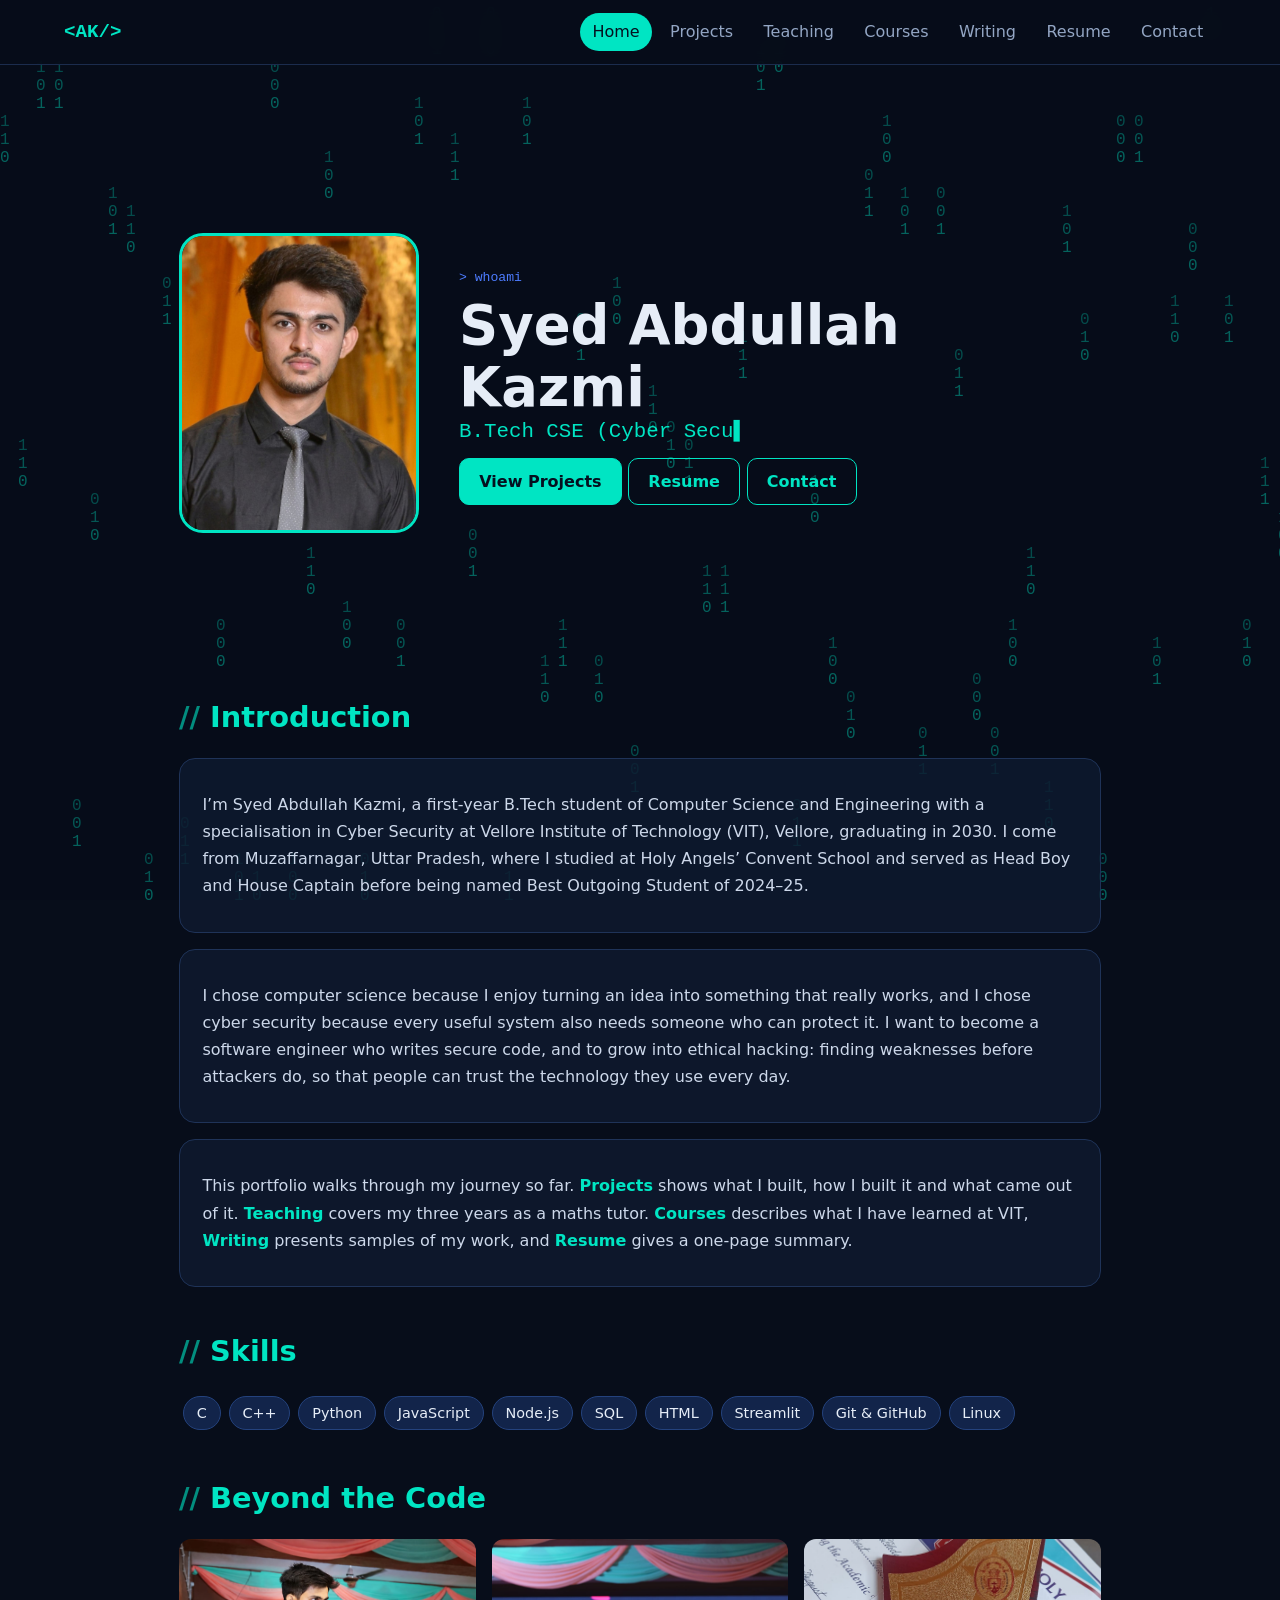
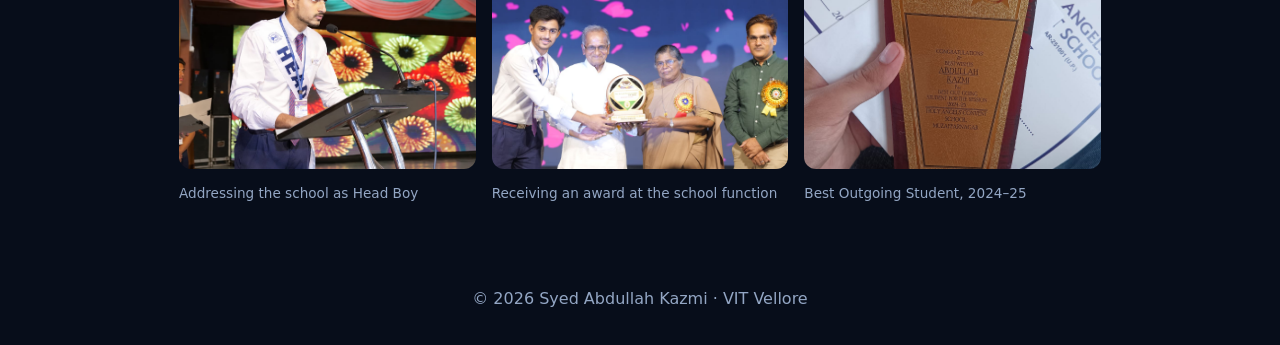
<file: index.html>
<!DOCTYPE html>
<html lang="en"><head><meta charset="utf-8"><meta name="viewport" content="width=device-width,initial-scale=1">
<title>Home | Syed Abdullah Kazmi</title><link rel="stylesheet" href="style.css"><script defer src="app.js"></script></head>
<body data-a="rain" data-s="01"><main>

<section class="hero">
<img src="assets/abdullah.jpg" alt="Syed Abdullah Kazmi">
<div><p class="tag">&gt; whoami</p><h1>Syed Abdullah Kazmi</h1>
<div class="ty" id="ty" data-l='["B.Tech CSE (Cyber Security) @ VIT Vellore","Aspiring Software Engineer","Ethical Hacking Enthusiast","Maths Tutor &amp; Team Lead"]'></div>
<a class="btn f" href="projects.html">View Projects</a><a class="btn" href="resume.html">Resume</a><a class="btn" href="contact.html">Contact</a></div>
</section>
<h2>Introduction</h2>
<div class="card r"><p>I’m Syed Abdullah Kazmi, a first-year B.Tech student of Computer Science and Engineering with a specialisation in Cyber Security at Vellore Institute of Technology (VIT), Vellore, graduating in 2030. I come from Muzaffarnagar, Uttar Pradesh, where I studied at Holy Angels’ Convent School and served as Head Boy and House Captain before being named Best Outgoing Student of 2024–25.</p></div>
<div class="card r"><p>I chose computer science because I enjoy turning an idea into something that really works, and I chose cyber security because every useful system also needs someone who can protect it. I want to become a software engineer who writes secure code, and to grow into ethical hacking: finding weaknesses before attackers do, so that people can trust the technology they use every day.</p></div>
<div class="card r"><p>This portfolio walks through my journey so far. <b class="k">Projects</b> shows what I built, how I built it and what came out of it. <b class="k">Teaching</b> covers my three years as a maths tutor. <b class="k">Courses</b> describes what I have learned at VIT, <b class="k">Writing</b> presents samples of my work, and <b class="k">Resume</b> gives a one-page summary.</p></div>
<h2>Skills</h2><div class="chips r"><span>C</span><span>C++</span><span>Python</span><span>JavaScript</span><span>Node.js</span><span>SQL</span><span>HTML</span><span>Streamlit</span><span>Git &amp; GitHub</span><span>Linux</span></div>
<h2>Beyond the Code</h2>
<div class="g r">
<figure><img src="assets/headboy.jpg" alt="Head Boy addressing the school"><figcaption>Addressing the school as Head Boy</figcaption></figure>
<figure><img src="assets/award.jpg" alt="Receiving an award on stage"><figcaption>Receiving an award at the school function</figcaption></figure>
<figure><img src="assets/trophy.jpg" alt="Best Outgoing Student trophy"><figcaption>Best Outgoing Student, 2024–25</figcaption></figure>
</div>
</main></body></html>
</file>
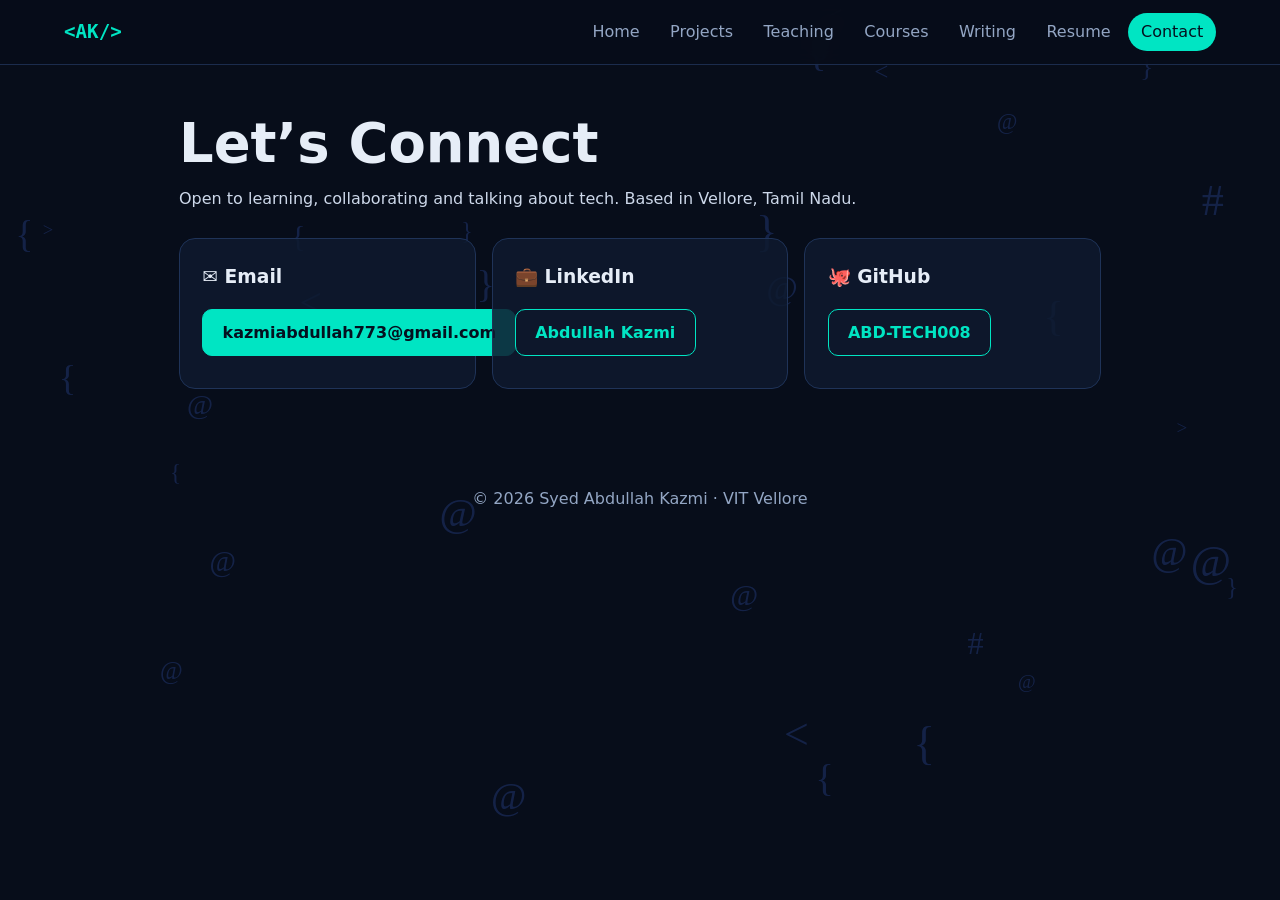
<file: contact.html>
<!DOCTYPE html>
<html lang="en"><head><meta charset="utf-8"><meta name="viewport" content="width=device-width,initial-scale=1">
<title>Contact | Syed Abdullah Kazmi</title><link rel="stylesheet" href="style.css"><script defer src="app.js"></script></head>
<body data-a="float" data-s="@#<>{}"><main>
<h1>Let’s Connect</h1><p>Open to learning, collaborating and talking about tech. Based in Vellore, Tamil Nadu.</p>
<div class="g"><div class="card r"><h3>✉️ Email</h3><p><a class="btn f" href="mailto:kazmiabdullah773@gmail.com">kazmiabdullah773@gmail.com</a></p></div>
<div class="card r"><h3>💼 LinkedIn</h3><p><a class="btn" href="https://www.linkedin.com/in/abdullah-kazmi-5217143b9/" target="_blank" rel="noopener">Abdullah Kazmi</a></p></div>
<div class="card r"><h3>🐙 GitHub</h3><p><a class="btn" href="https://github.com/ABD-TECH008" target="_blank" rel="noopener">ABD-TECH008</a></p></div></div>
</main></body></html>
</file>
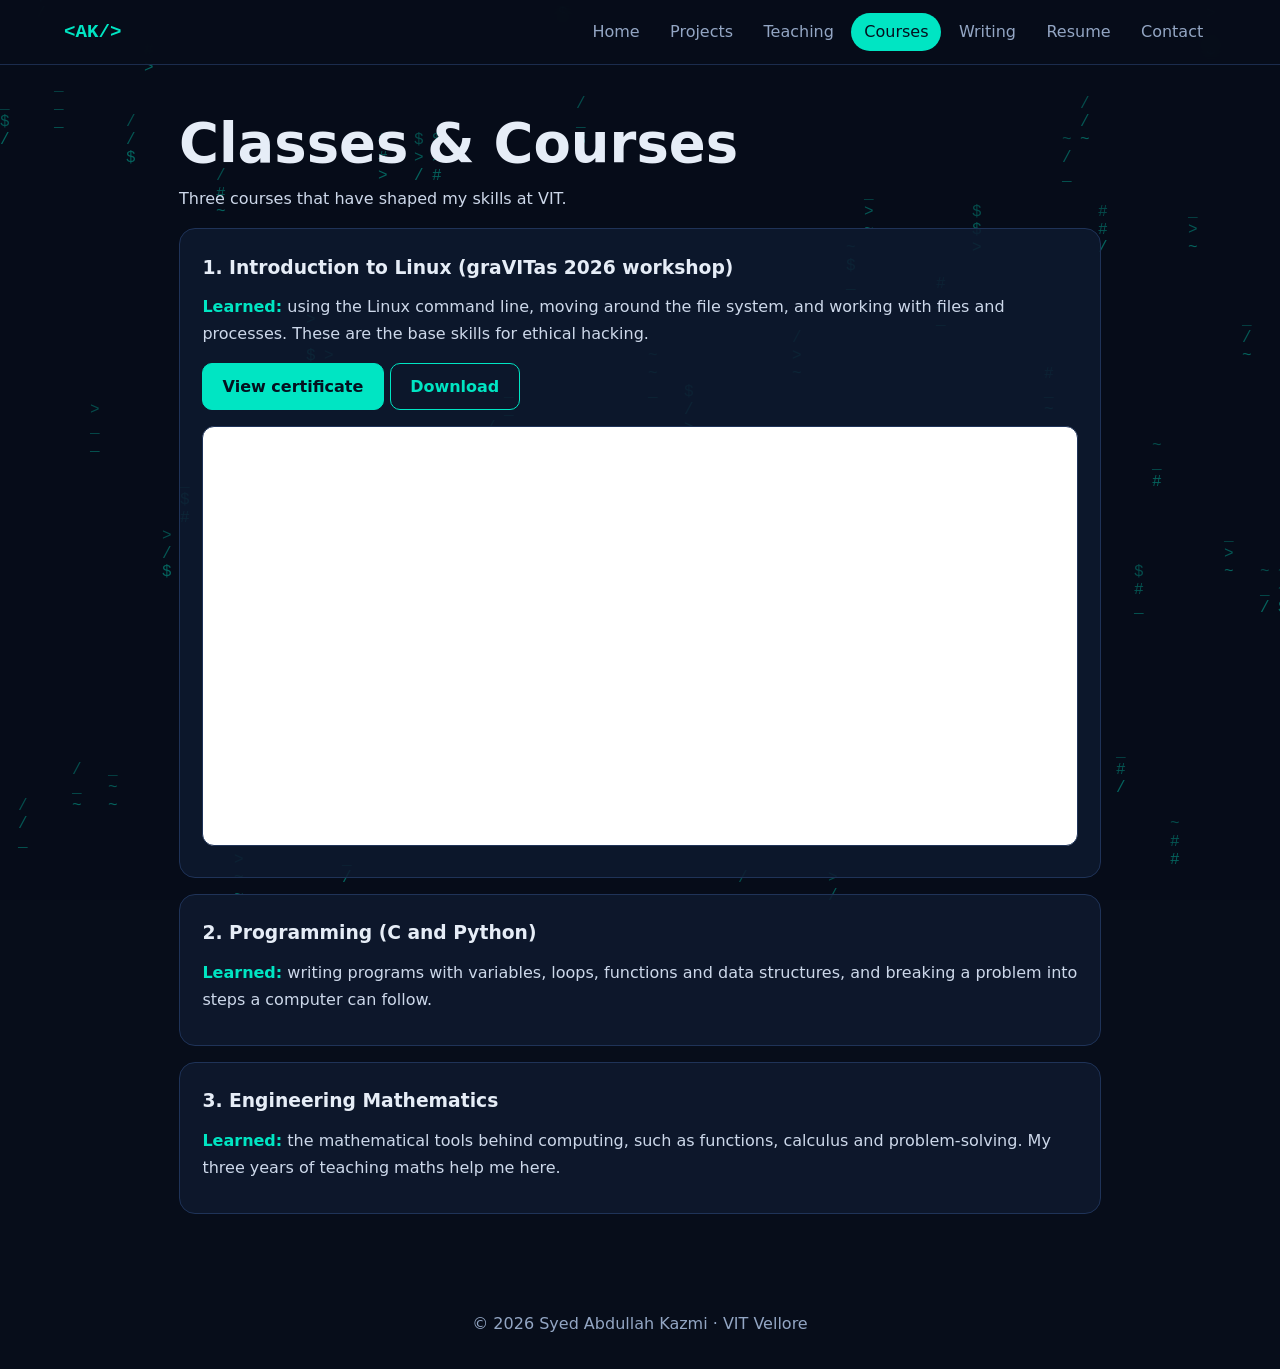
<file: courses.html>
<!DOCTYPE html>
<html lang="en"><head><meta charset="utf-8"><meta name="viewport" content="width=device-width,initial-scale=1">
<title>Courses | Syed Abdullah Kazmi</title><link rel="stylesheet" href="style.css"><script defer src="app.js"></script></head>
<body data-a="rain" data-s="$#>_/~"><main>
<h1>Classes &amp; Courses</h1><p>Three courses that have shaped my skills at VIT.</p>
<div class="card r"><h3>1. Introduction to Linux (graVITas 2026 workshop)</h3><p><span class="k">Learned:</span> using the Linux command line, moving around the file system, and working with files and processes. These are the base skills for ethical hacking.</p>
<a class="btn f" href="assets/linux-certificate.pdf" target="_blank">View certificate</a><a class="btn" href="assets/linux-certificate.pdf" download>Download</a>
<iframe src="assets/linux-certificate.pdf" title="Linux certificate" style="height:420px;margin-top:1rem"></iframe></div>
<div class="card r"><h3>2. Programming (C and Python)</h3><p><span class="k">Learned:</span> writing programs with variables, loops, functions and data structures, and breaking a problem into steps a computer can follow.</p></div>
<div class="card r"><h3>3. Engineering Mathematics</h3><p><span class="k">Learned:</span> the mathematical tools behind computing, such as functions, calculus and problem-solving. My three years of teaching maths help me here.</p></div>
</main></body></html>
</file>
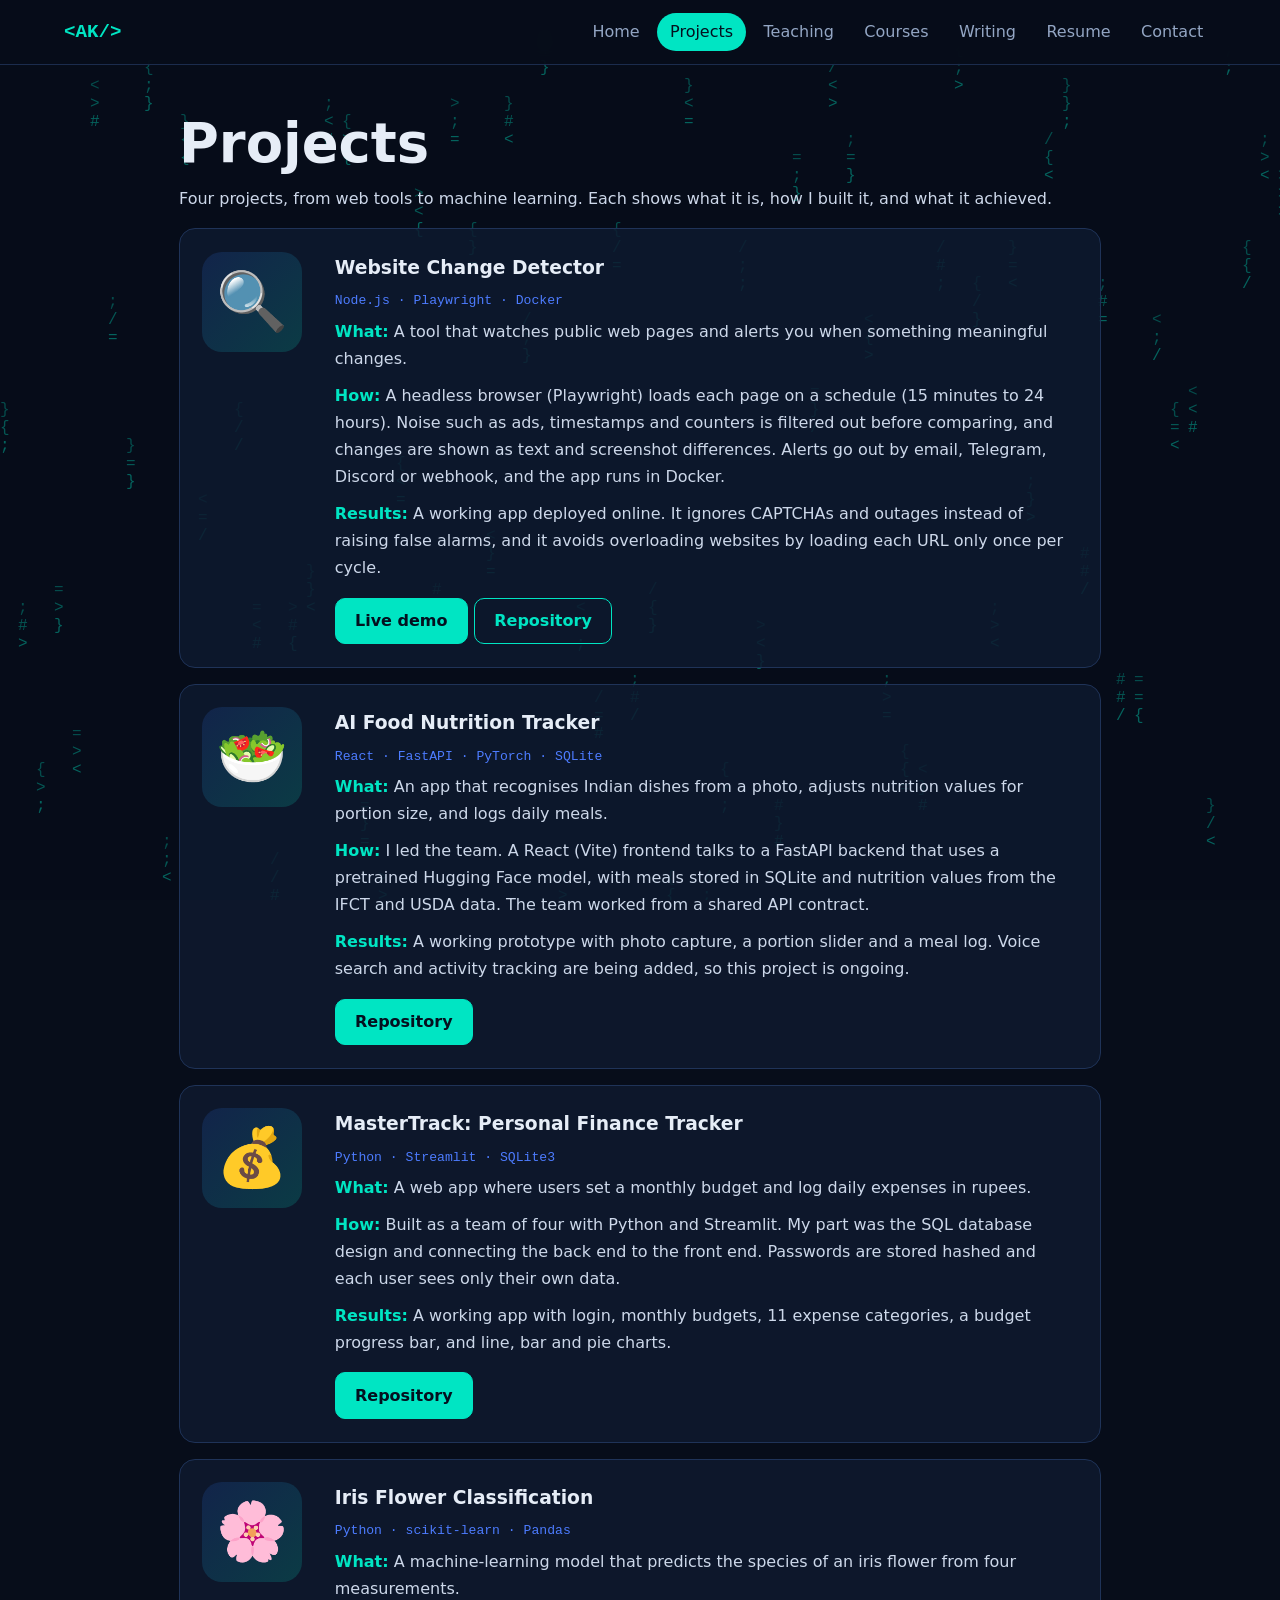
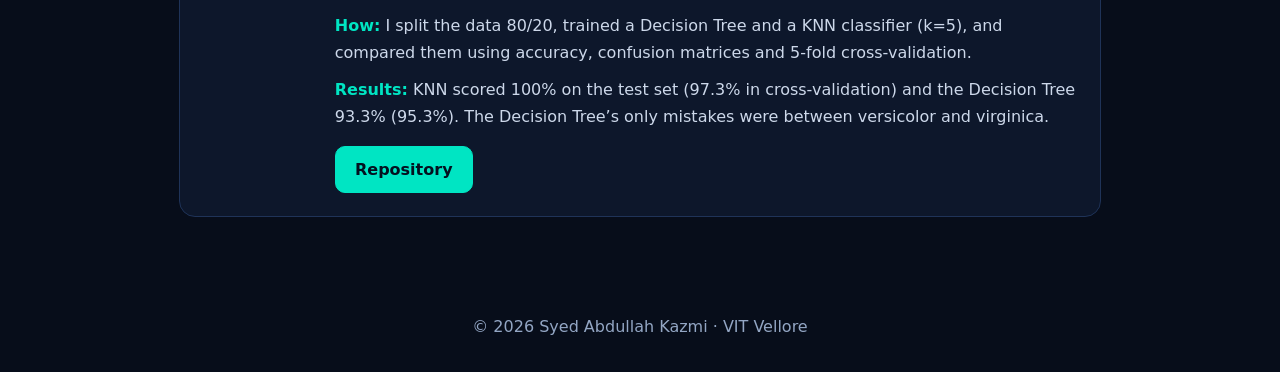
<file: projects.html>
<!DOCTYPE html>
<html lang="en"><head><meta charset="utf-8"><meta name="viewport" content="width=device-width,initial-scale=1">
<title>Projects | Syed Abdullah Kazmi</title><link rel="stylesheet" href="style.css"><script defer src="app.js"></script></head>
<body data-a="rain" data-s="{}<>;/=#"><main>
<h1>Projects</h1><p>Four projects, from web tools to machine learning. Each shows what it is, how I built it, and what it achieved.</p><div class="card pj r"><div class="ic">🔍</div><div><h3>Website Change Detector</h3><p class="tag">Node.js · Playwright · Docker</p>
<p><span class="k">What:</span> A tool that watches public web pages and alerts you when something meaningful changes.</p><p><span class="k">How:</span> A headless browser (Playwright) loads each page on a schedule (15 minutes to 24 hours). Noise such as ads, timestamps and counters is filtered out before comparing, and changes are shown as text and screenshot differences. Alerts go out by email, Telegram, Discord or webhook, and the app runs in Docker.</p><p><span class="k">Results:</span> A working app deployed online. It ignores CAPTCHAs and outages instead of raising false alarms, and it avoids overloading websites by loading each URL only once per cycle.</p><a class="btn f" href="https://website-change-detector-tvnb.onrender.com" target="_blank" rel="noopener">Live demo</a><a class="btn " href="https://github.com/ABD-TECH008/website-change-detector" target="_blank" rel="noopener">Repository</a></div></div><div class="card pj r"><div class="ic">🥗</div><div><h3>AI Food Nutrition Tracker</h3><p class="tag">React · FastAPI · PyTorch · SQLite</p>
<p><span class="k">What:</span> An app that recognises Indian dishes from a photo, adjusts nutrition values for portion size, and logs daily meals.</p><p><span class="k">How:</span> I led the team. A React (Vite) frontend talks to a FastAPI backend that uses a pretrained Hugging Face model, with meals stored in SQLite and nutrition values from the IFCT and USDA data. The team worked from a shared API contract.</p><p><span class="k">Results:</span> A working prototype with photo capture, a portion slider and a meal log. Voice search and activity tracking are being added, so this project is ongoing.</p><a class="btn f" href="https://github.com/Witcher-of-the-east/food-nutrition-app" target="_blank" rel="noopener">Repository</a></div></div><div class="card pj r"><div class="ic">💰</div><div><h3>MasterTrack: Personal Finance Tracker</h3><p class="tag">Python · Streamlit · SQLite3</p>
<p><span class="k">What:</span> A web app where users set a monthly budget and log daily expenses in rupees.</p><p><span class="k">How:</span> Built as a team of four with Python and Streamlit. My part was the SQL database design and connecting the back end to the front end. Passwords are stored hashed and each user sees only their own data.</p><p><span class="k">Results:</span> A working app with login, monthly budgets, 11 expense categories, a budget progress bar, and line, bar and pie charts.</p><a class="btn f" href="https://github.com/gaureshbhatia/MasterTrack" target="_blank" rel="noopener">Repository</a></div></div><div class="card pj r"><div class="ic">🌸</div><div><h3>Iris Flower Classification</h3><p class="tag">Python · scikit-learn · Pandas</p>
<p><span class="k">What:</span> A machine-learning model that predicts the species of an iris flower from four measurements.</p><p><span class="k">How:</span> I split the data 80/20, trained a Decision Tree and a KNN classifier (k=5), and compared them using accuracy, confusion matrices and 5-fold cross-validation.</p><p><span class="k">Results:</span> KNN scored 100% on the test set (97.3% in cross-validation) and the Decision Tree 93.3% (95.3%). The Decision Tree’s only mistakes were between versicolor and virginica.</p><a class="btn f" href="https://github.com/vanshikabhatia997-hub/IEEE-project" target="_blank" rel="noopener">Repository</a></div></div>
</main></body></html>
</file>
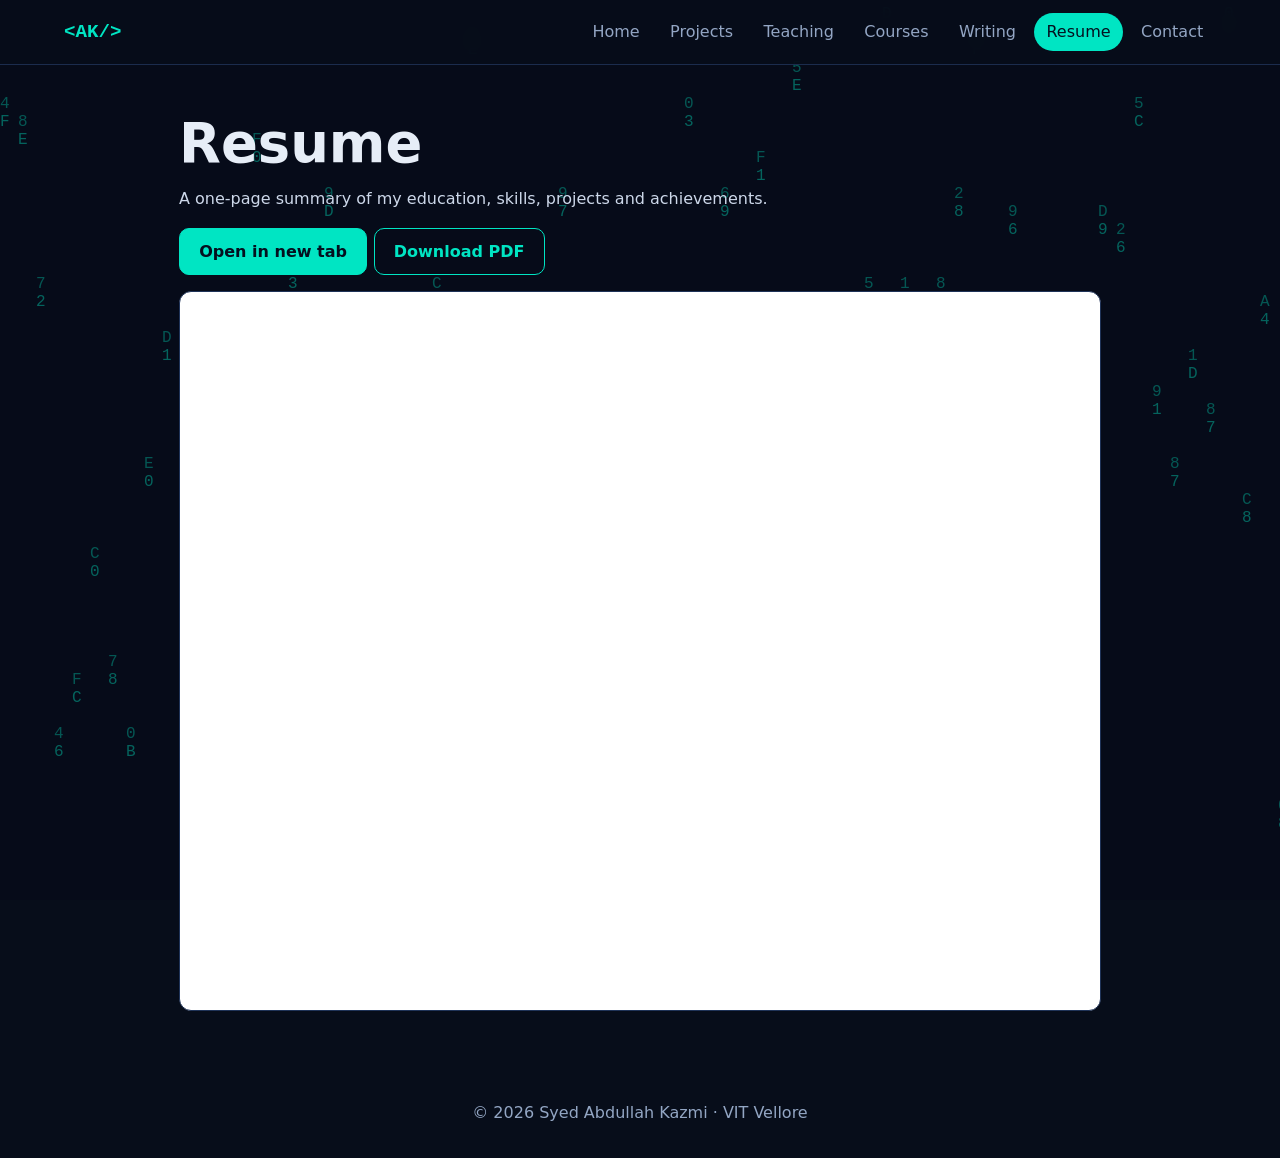
<file: resume.html>
<!DOCTYPE html>
<html lang="en"><head><meta charset="utf-8"><meta name="viewport" content="width=device-width,initial-scale=1">
<title>Resume | Syed Abdullah Kazmi</title><link rel="stylesheet" href="style.css"><script defer src="app.js"></script></head>
<body data-a="rain" data-s="0123456789ABCDEF"><main>
<h1>Resume</h1><p>A one-page summary of my education, skills, projects and achievements.</p>
<a class="btn f" href="assets/resume.pdf" target="_blank">Open in new tab</a><a class="btn" href="assets/resume.pdf" download>Download PDF</a>
<iframe src="assets/resume.pdf" title="Resume" style="margin-top:1rem"></iframe>
</main></body></html>
</file>
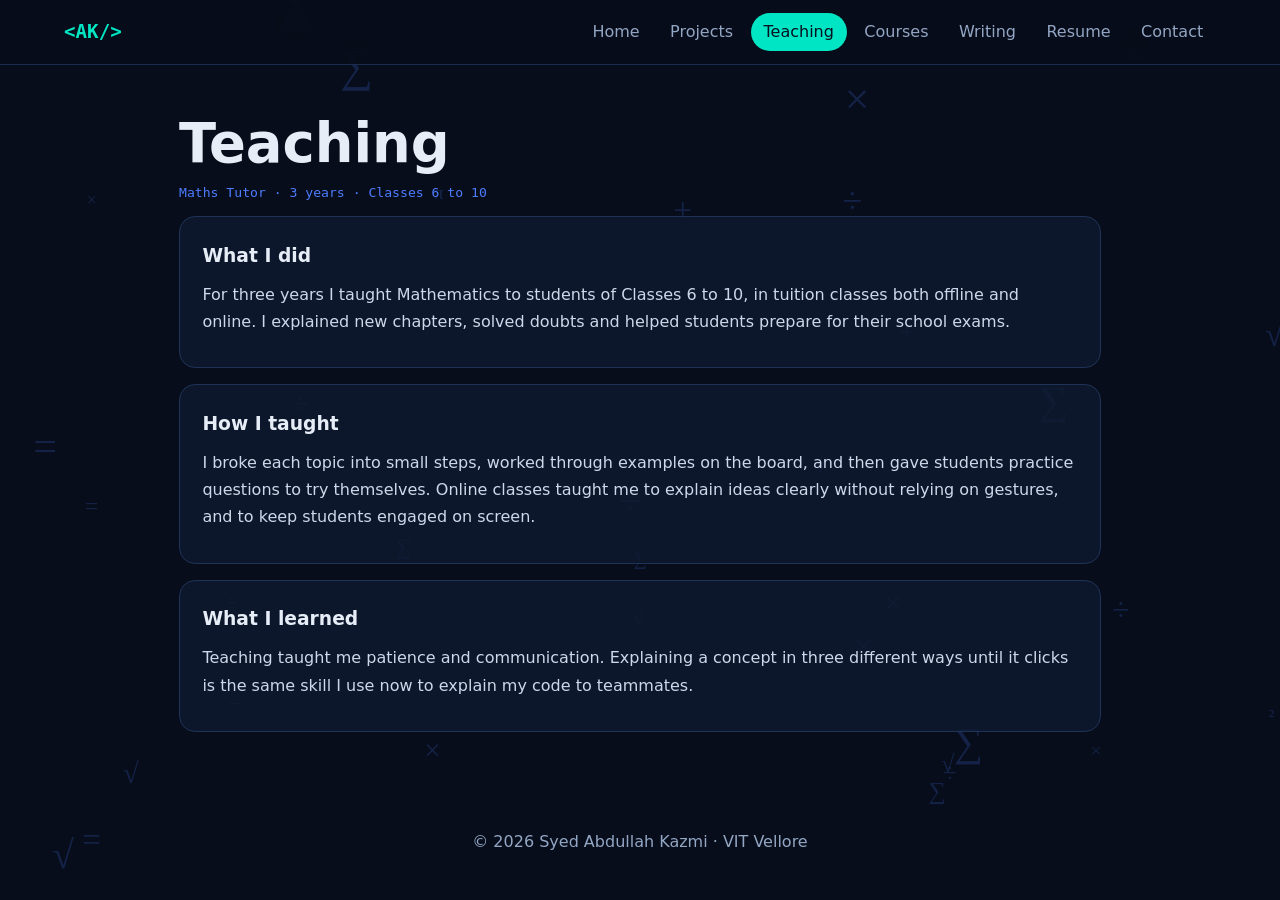
<file: teaching.html>
<!DOCTYPE html>
<html lang="en"><head><meta charset="utf-8"><meta name="viewport" content="width=device-width,initial-scale=1">
<title>Teaching | Syed Abdullah Kazmi</title><link rel="stylesheet" href="style.css"><script defer src="app.js"></script></head>
<body data-a="float" data-s="∑π√∞÷×+=²"><main>
<h1>Teaching</h1><p class="tag">Maths Tutor · 3 years · Classes 6 to 10</p>
<div class="card r"><h3>What I did</h3><p>For three years I taught Mathematics to students of Classes 6 to 10, in tuition classes both offline and online. I explained new chapters, solved doubts and helped students prepare for their school exams.</p></div>
<div class="card r"><h3>How I taught</h3><p>I broke each topic into small steps, worked through examples on the board, and then gave students practice questions to try themselves. Online classes taught me to explain ideas clearly without relying on gestures, and to keep students engaged on screen.</p></div>
<div class="card r"><h3>What I learned</h3><p>Teaching taught me patience and communication. Explaining a concept in three different ways until it clicks is the same skill I use now to explain my code to teammates.</p></div>
</main></body></html>
</file>
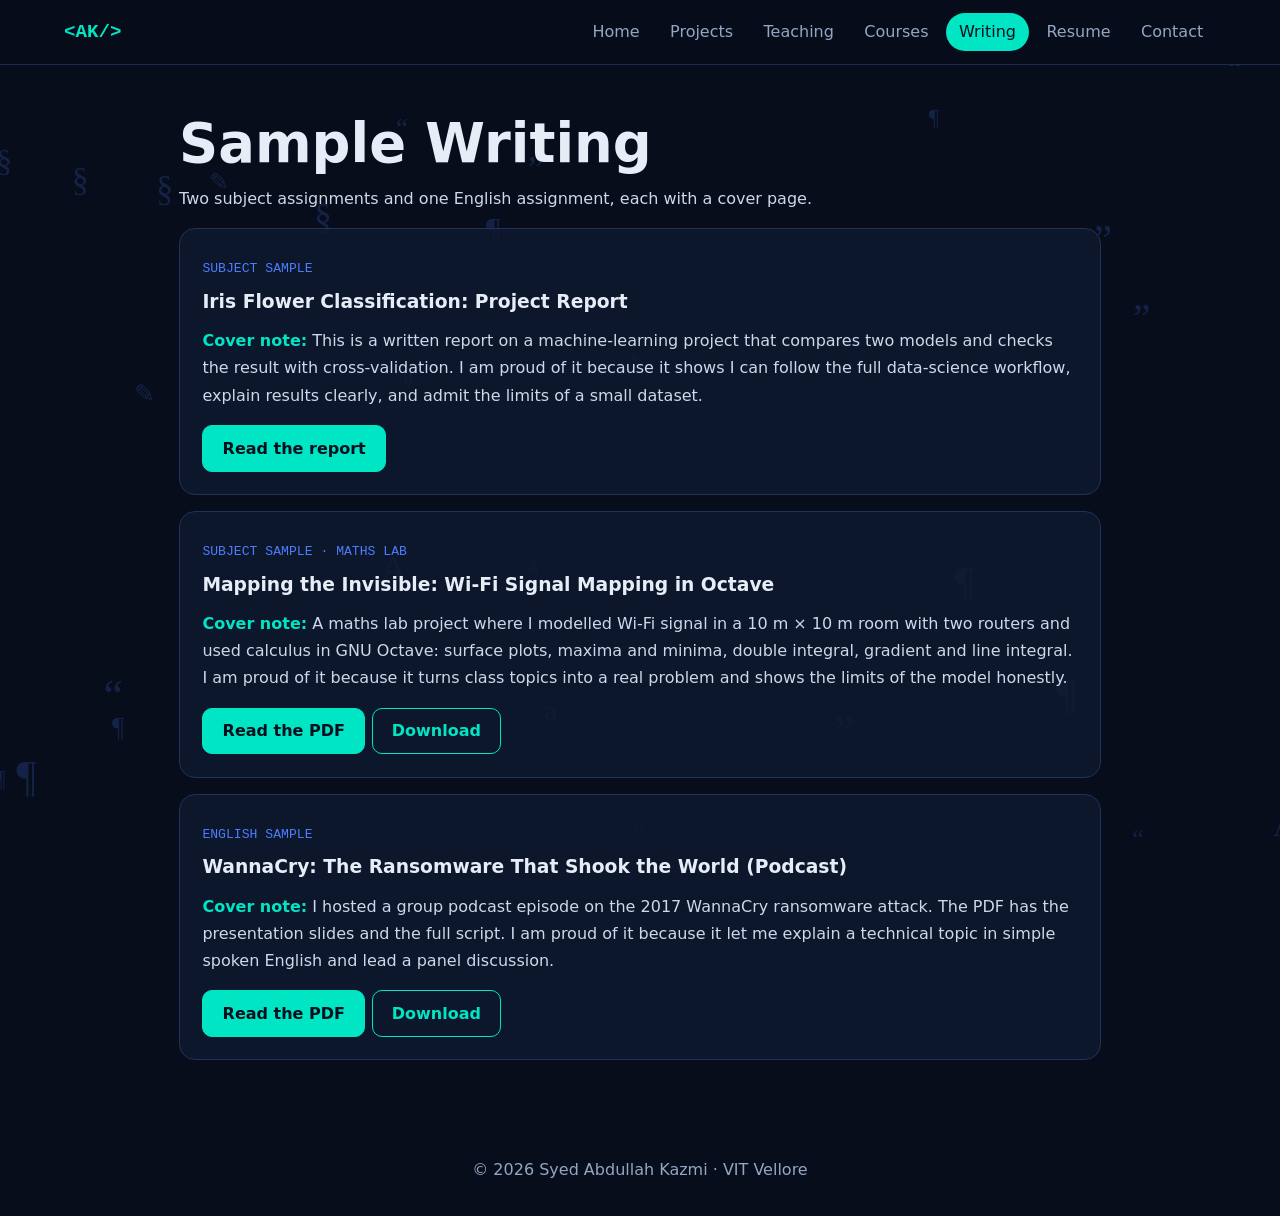
<file: writing.html>
<!DOCTYPE html>
<html lang="en"><head><meta charset="utf-8"><meta name="viewport" content="width=device-width,initial-scale=1">
<title>Writing | Syed Abdullah Kazmi</title><link rel="stylesheet" href="style.css"><script defer src="app.js"></script></head>
<body data-a="float" data-s="Aa¶“”✎§"><main>
<h1>Sample Writing</h1><p>Two subject assignments and one English assignment, each with a cover page.</p>

<div class="card r"><p class="tag">SUBJECT SAMPLE</p><h3>Iris Flower Classification: Project Report</h3>
<p><span class="k">Cover note:</span> This is a written report on a machine-learning project that compares two models and checks the result with cross-validation. I am proud of it because it shows I can follow the full data-science workflow, explain results clearly, and admit the limits of a small dataset.</p>
<a class="btn f" href="https://github.com/vanshikabhatia997-hub/IEEE-project" target="_blank" rel="noopener">Read the report</a></div>

<div class="card r"><p class="tag">SUBJECT SAMPLE · MATHS LAB</p><h3>Mapping the Invisible: Wi-Fi Signal Mapping in Octave</h3>
<p><span class="k">Cover note:</span> A maths lab project where I modelled Wi-Fi signal in a 10 m × 10 m room with two routers and used calculus in GNU Octave: surface plots, maxima and minima, double integral, gradient and line integral. I am proud of it because it turns class topics into a real problem and shows the limits of the model honestly.</p>
<a class="btn f" href="assets/octave-wifi-lab.pdf" target="_blank">Read the PDF</a><a class="btn" href="assets/octave-wifi-lab.pdf" download>Download</a></div>

<div class="card r"><p class="tag">ENGLISH SAMPLE</p><h3>WannaCry: The Ransomware That Shook the World (Podcast)</h3>
<p><span class="k">Cover note:</span> I hosted a group podcast episode on the 2017 WannaCry ransomware attack. The PDF has the presentation slides and the full script. I am proud of it because it let me explain a technical topic in simple spoken English and lead a panel discussion.</p>
<a class="btn f" href="assets/english-podcast-wannacry.pdf" target="_blank">Read the PDF</a><a class="btn" href="assets/english-podcast-wannacry.pdf" download>Download</a></div>

</main></body></html>
</file>
<file: style.css>
:root{--bg:#070d1a;--c:#00e5c3;--b:#4d7cff;--t:#e6edf7;--m:#93a6c4;--cd:rgba(15,26,48,.85)}
*{box-sizing:border-box;margin:0}
html{scroll-behavior:smooth}
body{font:16px/1.7 system-ui,-apple-system,"Segoe UI",sans-serif;background:var(--bg);color:var(--t)}
.r{opacity:0;transform:translateY(24px);transition:.7s}.r.v{opacity:1;transform:none}
#bg{position:fixed;inset:0;z-index:-1;opacity:.4}
header{position:sticky;top:0;z-index:9;display:flex;align-items:center;justify-content:space-between;gap:1rem;flex-wrap:wrap;padding:.8rem 5vw;background:rgba(7,13,26,.88);backdrop-filter:blur(10px);border-bottom:1px solid #1b2c4d}
.br{font:700 1.2rem monospace;color:var(--c);text-decoration:none}
nav{display:flex;gap:.3rem;flex-wrap:wrap}
nav a{color:var(--m);text-decoration:none;padding:.35rem .8rem;border-radius:20px;transition:.25s}
nav a:hover,nav a.on{color:#04101f;background:var(--c)}
#mb{display:none;background:none;border:1px solid var(--c);color:var(--c);font-size:1.3rem;border-radius:8px;padding:0 .6rem}
main{max-width:1050px;margin:auto;padding:3rem 5vw}
h1{font-size:clamp(2rem,6vw,3.4rem);line-height:1.15}
h2{font-size:1.8rem;margin:2.5rem 0 1rem;color:var(--c)}
h2::before{content:"// ";opacity:.6}
h3{margin-bottom:.2rem}
p{margin:.6rem 0;color:#cdd8ea}
.card{background:var(--cd);border:1px solid #1f3358;border-radius:16px;padding:1.4rem;margin:1rem 0;transition:.3s}
.card:hover{border-color:var(--c);box-shadow:0 0 24px rgba(0,229,195,.18)}
.hero{display:flex;align-items:center;gap:2.5rem;min-height:60vh}
.hero img{width:240px;height:300px;object-fit:cover;border-radius:24px;border:3px solid var(--c);animation:pu 3s infinite}
@keyframes pu{50%{box-shadow:0 0 40px rgba(0,229,195,.55)}}
.ty{color:var(--c);font:1.3rem monospace;min-height:2rem}
.ty::after{content:"\258C";animation:bl 1s infinite}
@keyframes bl{50%{opacity:0}}
.btn{display:inline-block;margin:.4rem .4rem 0 0;padding:.55rem 1.2rem;border-radius:10px;border:1px solid var(--c);color:var(--c);text-decoration:none;font-weight:600;transition:.25s}
.btn:hover,.btn.f{background:var(--c);color:#04101f}
.chips span{display:inline-block;margin:.25rem;padding:.25rem .8rem;border-radius:20px;background:#12244a;border:1px solid #24427d;font-size:.9rem}
.g{display:grid;grid-template-columns:repeat(auto-fit,minmax(250px,1fr));gap:1rem}
.g img{width:100%;height:230px;object-fit:cover;border-radius:12px}
.g figcaption{color:var(--m);font-size:.85rem;margin-top:.3rem}
.pj{display:grid;grid-template-columns:110px 1fr;gap:1.4rem}
.ic{font-size:3.6rem;width:100px;height:100px;display:grid;place-items:center;border-radius:20px;background:linear-gradient(135deg,#12244a,#0b3b45);animation:fl 3s ease-in-out infinite}
@keyframes fl{50%{transform:translateY(-8px)}}
.tag{font:.82rem monospace;color:var(--b)}
.k{color:var(--c);font-weight:700}
iframe{width:100%;height:80vh;border:1px solid #1f3358;border-radius:12px;background:#fff}
.drop{border:2px dashed #24427d;border-radius:12px;padding:1rem;color:var(--m)}
footer{text-align:center;color:var(--m);padding:2rem}
@media(max-width:720px){#mb{display:block}nav{display:none;width:100%}header.o nav{display:flex}.hero{flex-direction:column;text-align:center}.pj{grid-template-columns:1fr}}
@media(prefers-reduced-motion:reduce){*{animation:none!important}.r{opacity:1;transform:none;transition:none}}
</file>
